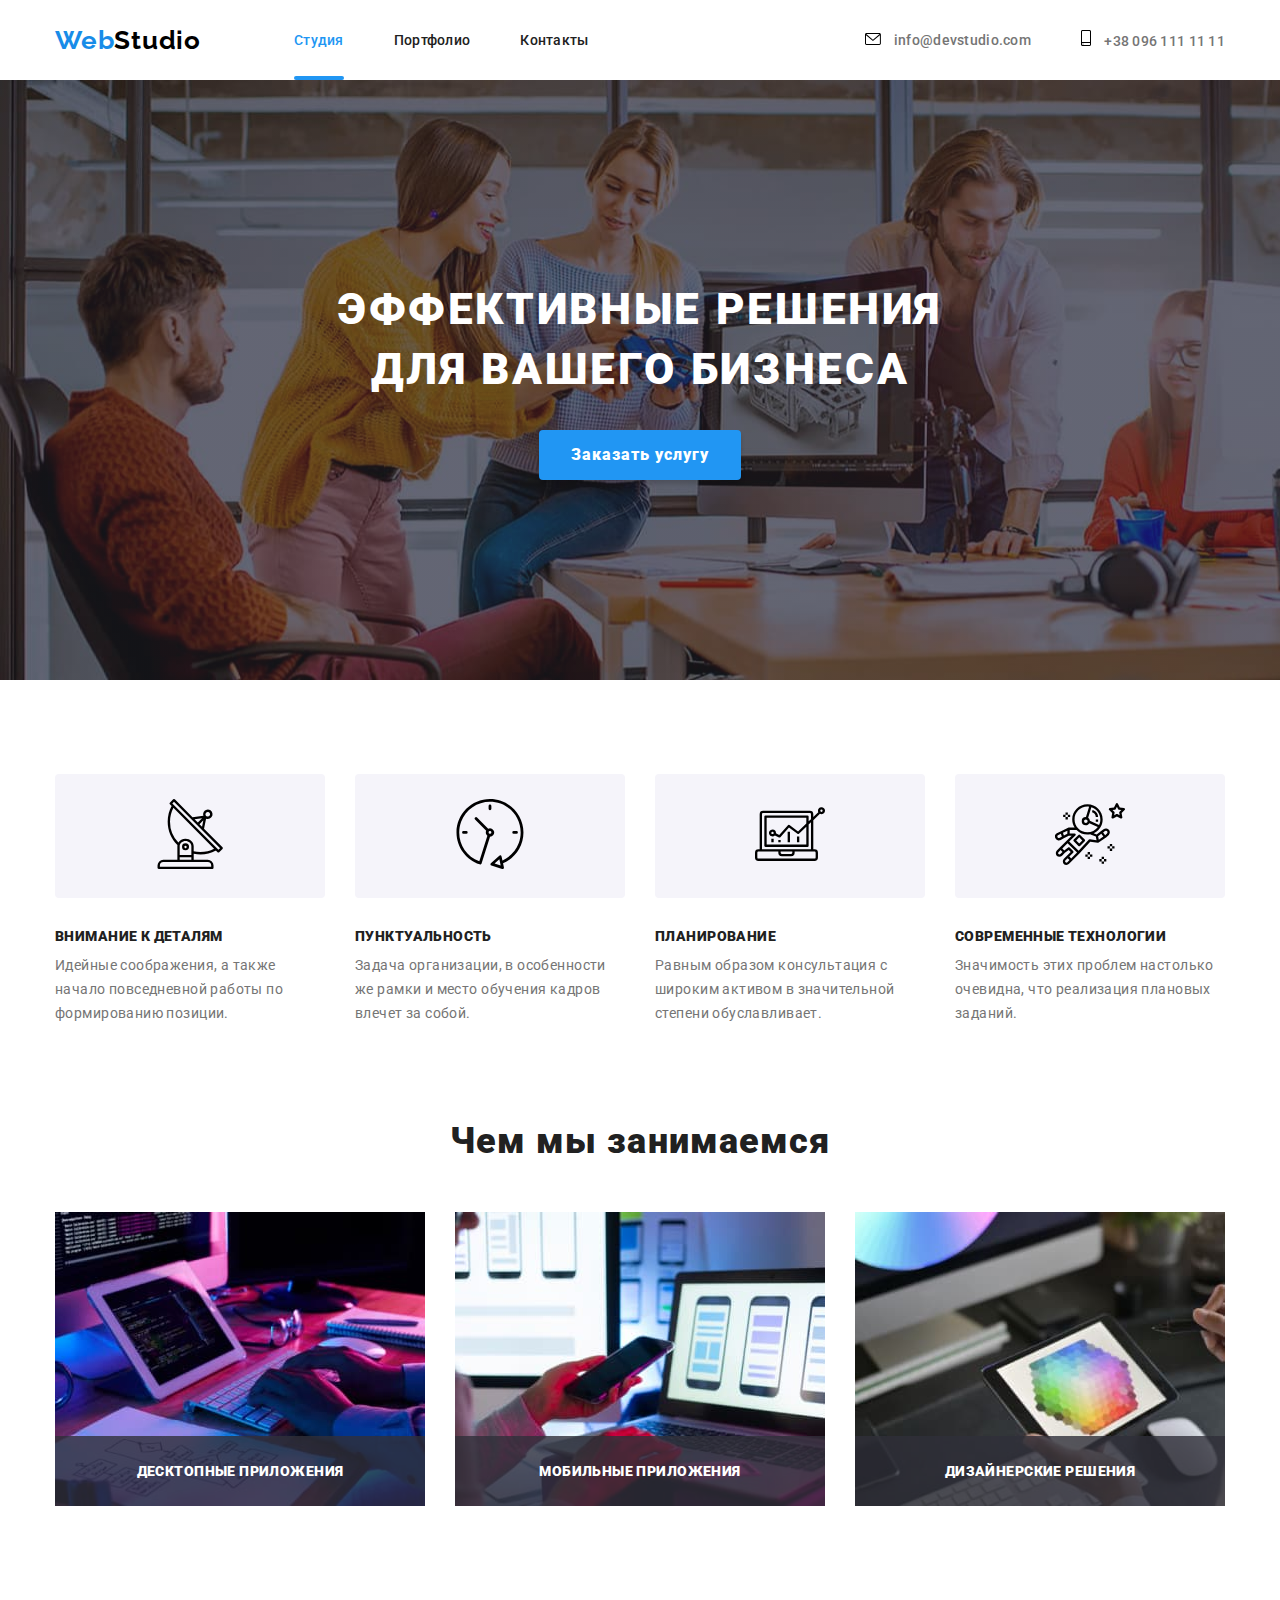
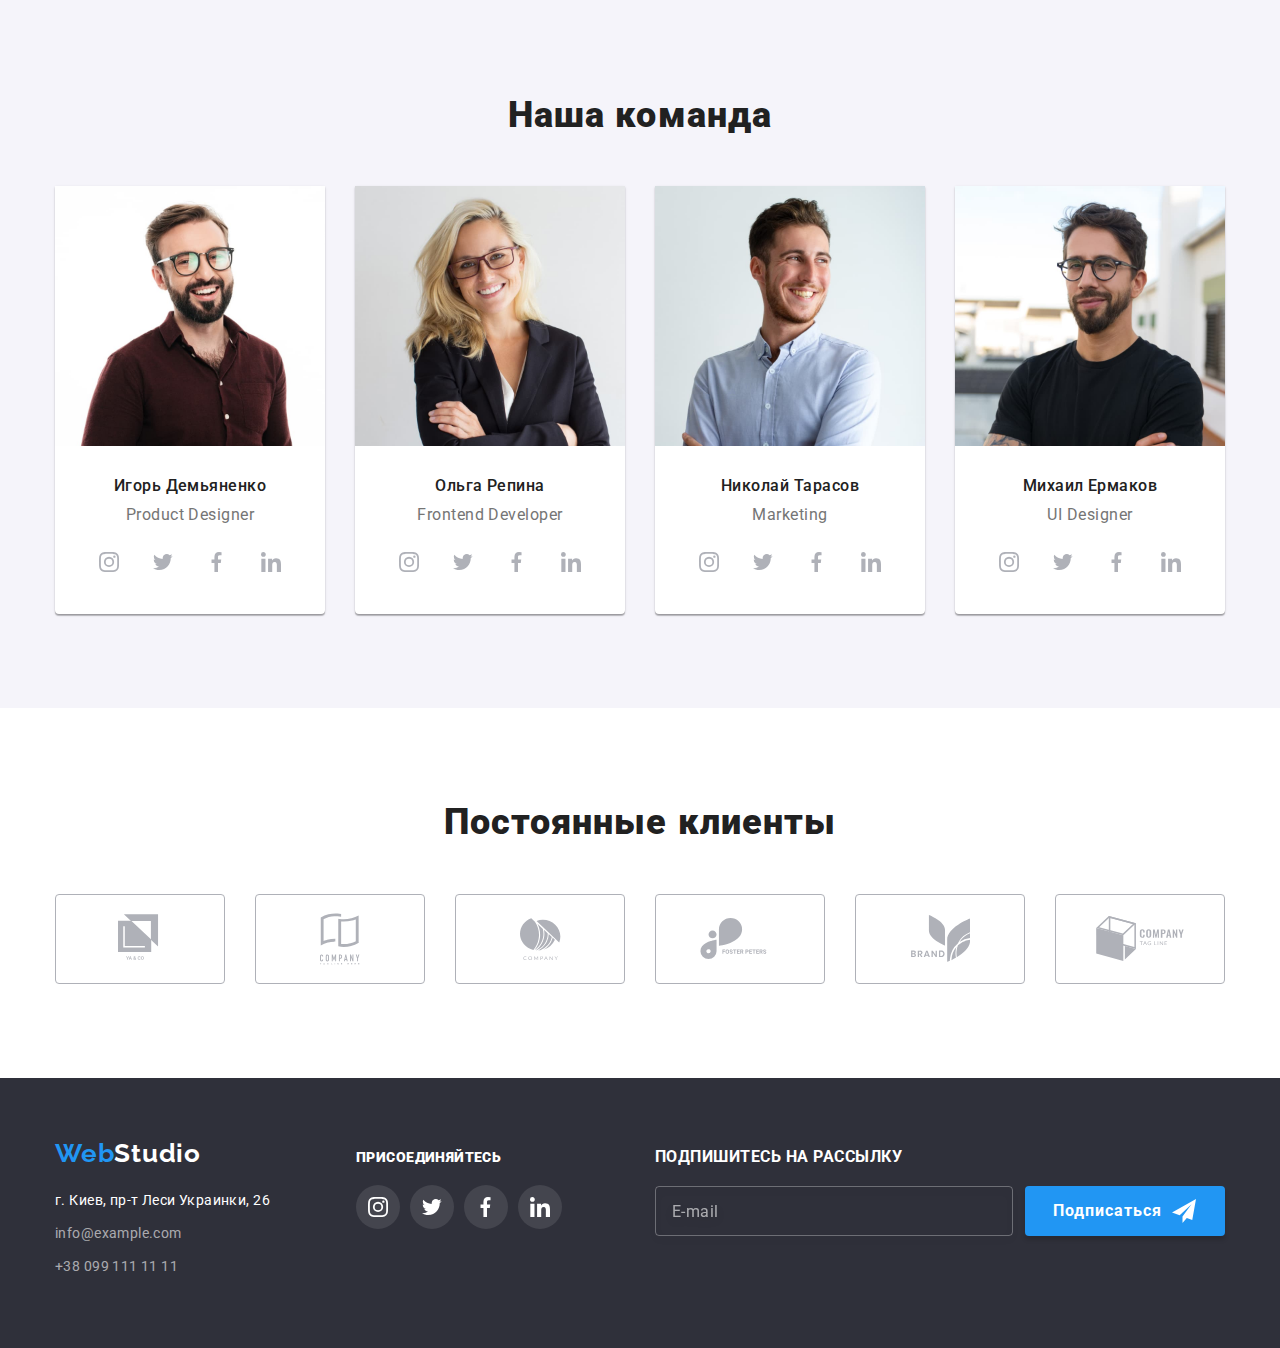
<file: index.html>
<!DOCTYPE html>
<html lang="ru">
  <head>
    <meta charset="UTF-8" />
    <meta name="viewport" content="width=device-width, initial-scale=1.0" />
    <title>СТУДИЯ</title>
    <link rel="preconnect" href="https://fonts.gstatic.com" />
    <link
      href="https://fonts.googleapis.com/css2?family=Raleway:wght@700&family=Roboto:wght@400;500;700;900&display=swap"
      rel="stylesheet"
    />
    <link
      rel="stylesheet"
      href="https://cdnjs.cloudflare.com/ajax/libs/modern-normalize/1.0.0/modern-normalize.min.css"
    />
    <link rel="stylesheet" href="./css/main.min.css" />
  </head>
  <body>
    <header class="page-header">
      <div class="container">
        <nav class="site-nav">
          <a class="nav-logo link" href="index.html">
            Web<span class="nav-logo-style">Studio</span></a
          >
          <ul class="nav-list">
            <li class="nav-list-item">
              <a
                class="nav-links current studio-underline link"
                href="./index.html"
                >Студия</a
              >
            </li>
            <li class="nav-list-item">
              <a class="nav-links link" href="./portfolio.html"> Портфолио </a>
            </li>
            <li class="nav-list-item">
              <a class="nav-links link" href="#"> Контакты</a>
            </li>
          </ul>
        </nav>
        <ul class="contacts-nav">
          <li class="contacts-nav-item">
            <a class="contacts-nav-info link" href="mailto:info@devstudio.com">
              <svg class="contacts-nav-icon-mail">
                <use href="./icons/sprite-svg.svg#icon-mail"></use>
              </svg>
              info@devstudio.com</a
            >
          </li>
          <li class="contacts-nav-item">
            <a class="contacts-nav-info link" href="tel:+380961111111">
              <svg class="contacts-nav-icon-tel">
                <use href="./icons/sprite-svg.svg#icon-smartphone"></use>
              </svg>
              +38 096 111 11 11</a
            >
          </li>
        </ul>
      </div>
    </header>
    <main>
      <section class="hero">
        <h1 class="hero-title">Эффективные решения для вашего бизнеса</h1>
        <button type="button" class="hero-button" data-modal-open>
          Заказать услугу
        </button>
      </section>

      <section class="main-part">
        <div class="container">
          <ul class="opportunities-icon-list">
            <li class="list-item-icon">
              <svg class="opportunities-icon">
                <use href="./icons/sprite-svg.svg#icon-group"></use>
              </svg>
            </li>
            <li class="list-item-icon">
              <svg class="opportunities-icon">
                <use href="./icons/sprite-svg.svg#icon-clock"></use>
              </svg>
            </li>
            <li class="list-item-icon">
              <svg class="opportunities-icon">
                <use href="./icons/sprite-svg.svg#icon-diagram"></use>
              </svg>
            </li>
            <li class="list-item-icon">
              <svg class="opportunities-icon">
                <use href="./icons/sprite-svg.svg#icon-astronaut"></use>
              </svg>
            </li>
          </ul>
        </div>
        <div class="container">
          <ul class="opportunities-list">
            <li class="opportunities-list-item">
              <h3 class="opportunities-title">Внимание к деталям</h3>
              <p class="opportunities-description">
                Идейные соображения, а также начало повседневной работы по
                формированию позиции.
              </p>
            </li>
            <li class="opportunities-list-item">
              <h3 class="opportunities-title">Пунктуальность</h3>
              <p class="opportunities-description">
                Задача организации, в особенности же рамки и место обучения
                кадров влечет за собой.
              </p>
            </li>
            <li class="opportunities-list-item">
              <h3 class="opportunities-title">Планирование</h3>
              <p class="opportunities-description">
                Равным образом консультация с широким активом в значительной
                степени обуславливает.
              </p>
            </li>
            <li class="opportunities-list-item">
              <h3 class="opportunities-title">Современные технологии</h3>
              <p class="opportunities-description">
                Значимость этих проблем настолько очевидна, что реализация
                плановых заданий.
              </p>
            </li>
          </ul>
        </div>
      </section>
      <section class="doings">
        <h3 class="section-title">Чем мы занимаемся</h3>
        <div class="container">
          <ul class="doings-list">
            <li class="doings-images">
              <div class="img-wrapper">
                <img
                  src="./doings/img-1.jpg"
                  width="370"
                  height="294"
                  alt="работа за компьютером"
                />
                <p class="img-subtitles">Десктопные приложения</p>
              </div>
            </li>
            <li class="doings-images">
              <div class="img-wrapper">
                <img
                  src="./doings/img-2.jpg"
                  width="370"
                  height="294"
                  alt="выбор дизайна разного вида"
                />
                <p class="img-subtitles">Мобильные приложения</p>
              </div>
            </li>
            <li class="doings-images">
              <div class="img-wrapper">
                <img
                  src="./doings/img-3.jpg"
                  width="370"
                  height="294"
                  alt="диаграма цветов на планшете"
                />
                <p class="img-subtitles">Дизайнерские решения</p>
              </div>
            </li>
          </ul>
        </div>
      </section>
      <section class="team">
        <h3 class="team-title">Наша команда</h3>
        <div class="container">
          <ul class="team-list">
            <li class="team-list-item">
              <img
                src="./team/img-1.jpg"
                width="270"
                height="260"
                alt="Игорь Демьяненко"
              />
              <div class="team-members">
                <h4 class="members-name">Игорь Демьяненко</h4>
                <p class="members-position">Product Designer</p>
                <ul class="social-list">
                  <li class="social-list-item">
                    <a href="" class="social-list-link link">
                      <svg class="social-link-icon">
                        <use href="./icons/sprite-svg.svg#icon-instagram"></use>
                      </svg>
                    </a>
                  </li>
                  <li class="social-list-item">
                    <a href="" class="social-list-link link">
                      <svg class="social-link-icon">
                        <use href="./icons/sprite-svg.svg#icon-twitter"></use>
                      </svg>
                    </a>
                  </li>
                  <li class="social-list-item">
                    <a href="" class="social-list-link link">
                      <svg class="social-link-icon">
                        <use href="./icons/sprite-svg.svg#icon-facebook"></use>
                      </svg>
                    </a>
                  </li>
                  <li class="social-list-item">
                    <a href="" class="social-list-link link">
                      <svg class="social-link-icon">
                        <use href="./icons/sprite-svg.svg#icon-linkedin"></use>
                      </svg>
                    </a>
                  </li>
                </ul>
              </div>
            </li>

            <li class="team-list-item">
              <img
                src="./team/img-2.jpg"
                width="270"
                height="260"
                alt="Ольга Репина"
              />
              <div class="team-members">
                <h4 class="members-name">Ольга Репина</h4>
                <p class="members-position">Frontend Developer</p>
                <ul class="social-list">
                  <li class="social-list-item">
                    <a href="" class="social-list-link link">
                      <svg class="social-link-icon">
                        <use href="./icons/sprite-svg.svg#icon-instagram"></use>
                      </svg>
                    </a>
                  </li>
                  <li class="social-list-item">
                    <a href="" class="social-list-link link">
                      <svg class="social-link-icon">
                        <use href="./icons/sprite-svg.svg#icon-twitter"></use>
                      </svg>
                    </a>
                  </li>
                  <li class="social-list-item">
                    <a href="" class="social-list-link link">
                      <svg class="social-link-icon">
                        <use href="./icons/sprite-svg.svg#icon-facebook"></use>
                      </svg>
                    </a>
                  </li>
                  <li class="social-list-item">
                    <a href="" class="social-list-link link">
                      <svg class="social-link-icon">
                        <use href="./icons/sprite-svg.svg#icon-linkedin"></use>
                      </svg>
                    </a>
                  </li>
                </ul>
              </div>
            </li>
            <li class="team-list-item">
              <img
                src="./team/img-3.jpg"
                width="270"
                height="260"
                alt="Николай Тарасов"
              />
              <div class="team-members">
                <h4 class="members-name">Николай Тарасов</h4>
                <p class="members-position">Marketing</p>
                <ul class="social-list">
                  <li class="social-list-item">
                    <a href="" class="social-list-link link">
                      <svg class="social-link-icon">
                        <use href="./icons/sprite-svg.svg#icon-instagram"></use>
                      </svg>
                    </a>
                  </li>
                  <li class="social-list-item">
                    <a href="" class="social-list-link link">
                      <svg class="social-link-icon">
                        <use href="./icons/sprite-svg.svg#icon-twitter"></use>
                      </svg>
                    </a>
                  </li>
                  <li class="social-list-item">
                    <a href="" class="social-list-link link">
                      <svg class="social-link-icon">
                        <use href="./icons/sprite-svg.svg#icon-facebook"></use>
                      </svg>
                    </a>
                  </li>
                  <li class="social-list-item">
                    <a href="" class="social-list-link link">
                      <svg class="social-link-icon">
                        <use href="./icons/sprite-svg.svg#icon-linkedin"></use>
                      </svg>
                    </a>
                  </li>
                </ul>
              </div>
            </li>
            <li class="team-list-item">
              <img
                src="./team/img-4.jpg"
                width="270"
                height="260"
                alt="Михаил Ермаков"
              />
              <div class="team-members">
                <h4 class="members-name">Михаил Ермаков</h4>
                <p class="members-position">UI Designer</p>
                <ul class="social-list">
                  <li class="social-list-item">
                    <a href="" class="social-list-link link">
                      <svg class="social-link-icon">
                        <use href="./icons/sprite-svg.svg#icon-instagram"></use>
                      </svg>
                    </a>
                  </li>
                  <li class="social-list-item">
                    <a href="" class="social-list-link link">
                      <svg class="social-link-icon">
                        <use href="./icons/sprite-svg.svg#icon-twitter"></use>
                      </svg>
                    </a>
                  </li>
                  <li class="social-list-item">
                    <a href="" class="social-list-link link">
                      <svg class="social-link-icon">
                        <use href="./icons/sprite-svg.svg#icon-facebook"></use>
                      </svg>
                    </a>
                  </li>
                  <li class="social-list-item">
                    <a href="" class="social-list-link link">
                      <svg class="social-link-icon">
                        <use href="./icons/sprite-svg.svg#icon-linkedin"></use>
                      </svg>
                    </a>
                  </li>
                </ul>
              </div>
            </li>
          </ul>
        </div>
      </section>

      <section class="regular-clients">
        <div class="container">
          <h3 class="customers-title">Постоянные клиенты</h3>
          <ul class="customers-list">
            <li class="customers-item">
              <a href="" class="customers-link link">
                <svg class="customers-icon" width="44.27px" height="49.23px">
                  <use href="./icons/sprite-svg.svg#icon-logo-1"></use>
                </svg>
              </a>
            </li>
            <li class="customers-item">
              <a href="" class="customers-link link">
                <svg class="customers-icon" width="40px" height="52px">
                  <use href="./icons/sprite-svg.svg#icon-logo-2"></use>
                </svg>
              </a>
            </li>
            <li class="customers-item">
              <a href="" class="customers-link link">
                <svg class="customers-icon" width="41px" height="42.6px">
                  <use href="./icons/sprite-svg.svg#icon-logo-3"></use>
                </svg>
              </a>
            </li>
            <li class="customers-item">
              <a href="" class="customers-link link">
                <svg class="customers-icon" width="79.66px" height="42.02px">
                  <use href="./icons/sprite-svg.svg#icon-logo-4"></use>
                </svg>
              </a>
            </li>
            <li class="customers-item">
              <a href="" class="customers-link link">
                <svg class="customers-icon" width="59px" height="47px">
                  <use href="./icons/sprite-svg.svg#icon-logo-5"></use>
                </svg>
              </a>
            </li>
            <li class="customers-item">
              <a href="" class="customers-link link">
                <svg class="customers-icon" width="88.48px" height="45.44px">
                  <use href="./icons/sprite-svg.svg#icon-logo-6"></use>
                </svg>
              </a>
            </li>
          </ul>
        </div>
      </section>
    </main>
    <footer class="footer">
      <div class="container footer-social-container">
        <address class="main-contacts">
          <a href="index.html" class="footer-logo link">
            Web<span class="footer-logo-style">Studio</span></a
          >
          <ul>
            <li class="footer-list-item">
              <a
                class="address-on-map link"
                href="https://goo.gl/maps/1etui27LHii61bxHA"
                target="_blank"
                >г. Киев, пр-т Леси Украинки, 26</a
              >
            </li>
            <li class="footer-list-item">
              <a class="footer-contact-info link" href="mailto:info@example.com"
                >info@example.com</a
              >
            </li>
            <li class="footer-list-item">
              <a class="footer-contact-info link" href="tel:+380991111111">
                +38 099 111 11 11</a
              >
            </li>
          </ul>
        </address>

        <div class="footer-links-list">
          <p class="join-us">присоединяйтесь</p>
          <ul class="footer-social-list">
            <li class="footer-social-item">
              <a href="" class="footer-social-link link">
                <svg class="footer-social-icon">
                  <use href="./icons/sprite-svg.svg#icon-instagram"></use>
                </svg>
              </a>
            </li>
            <li class="footer-social-item">
              <a href="" class="footer-social-link link">
                <svg class="footer-social-icon">
                  <use href="./icons/sprite-svg.svg#icon-twitter"></use>
                </svg>
              </a>
            </li>
            <li class="footer-social-item">
              <a href="" class="footer-social-link link">
                <svg class="footer-social-icon">
                  <use href="./icons/sprite-svg.svg#icon-facebook"></use>
                </svg>
              </a>
            </li>
            <li class="footer-social-item">
              <a href="" class="footer-social-link link">
                <svg class="footer-social-icon">
                  <use href="./icons/sprite-svg.svg#icon-linkedin"></use>
                </svg>
              </a>
            </li>
          </ul>
        </div>
        <div class="footer-submit-wrapper">
          <p class="footer-action-call">Подпишитесь на рассылку</p>
          <form action="#" class="footer-submit-form">
            <input
              type="email"
              placeholder="E-mail"
              class="footer-submit-input"
              name="user-email"
              required=""
            /><button class="footer-submit-button" type="submit">
              Подписаться
              <svg width="24" height="24" class="submit-icon">
                <use href="./icons/sprite-svg.svg#icon-send"></use>
              </svg>
            </button>
          </form>
        </div>
      </div>
    </footer>

    <div class="backdrop is-hidden" data-modal>
      <div class="modal">
        <button type="button" class="modal-close-button" data-modal-close>
          <svg class="close-button-svg">
            <use href="./icons/sprite-svg.svg#icon-close-btn"></use>
          </svg>
        </button>
        <form action="#" class="main-form">
          <b class="modal-form-action-call"
            >Оставьте свои данные, мы вам перезвоним</b
          >
          <label class="modal-form-input-label">
            <span class="modal-input-hint">Имя</span>

            <span class="modal-form-input-wrapper">
              <input
                type="text"
                required
                name="user-name"
                class="modal-form-input"
              />

              <svg width="12" height="12" class="modal-form-icon">
                <use href="./icons/sprite-svg.svg#icon-identity"></use>
              </svg>
            </span>
          </label>

          <label class="modal-form-input-label"
            ><span class="modal-input-hint">Телефон</span>
            <span class="modal-form-input-wrapper">
              <input
                type="tel"
                required
                name="phoner-number"
                class="modal-form-input"
              />
              <svg width="13" height="13" class="modal-form-icon">
                <use href="./icons/sprite-svg.svg#icon-phone"></use>
              </svg>
            </span>
          </label>

          <label class="modal-form-input-label"
            ><span class="modal-input-hint">Почта</span>
            <span class="modal-form-input-wrapper">
              <input
                type="email"
                required
                name="user-email"
                class="modal-form-input" />
              <svg width="15" height="12" class="modal-form-icon">
                <use href="./icons/sprite-svg.svg#icon-envelope"></use></svg
            ></span>
          </label>

          <label class="modal-form-modal-label">
            <span class="modal-input-hint">Комментарий</span>
            <textarea
              name="user-message"
              class="comment-field"
              placeholder="Введите текст"
            ></textarea>
          </label>
          <input
            type="checkbox"
            name="agreement-terms"
            id="agreement-terms"
            class="agreement-terms-checkbox visually-hidden"
          />
          <label for="agreement-terms" class="modal-form-agreements"
            >Соглашаюсь с рассылкой и принимаю&nbsp;<a
              href="#"
              class="agreement-terms-link"
              >Условия договора</a
            >
          </label>
          <button type="submit" class="modal-form-submit-btn">Отправить</button>
        </form>
      </div>
    </div>

    <script src="./js/modal.js"></script>
  </body>
</html>
</file>
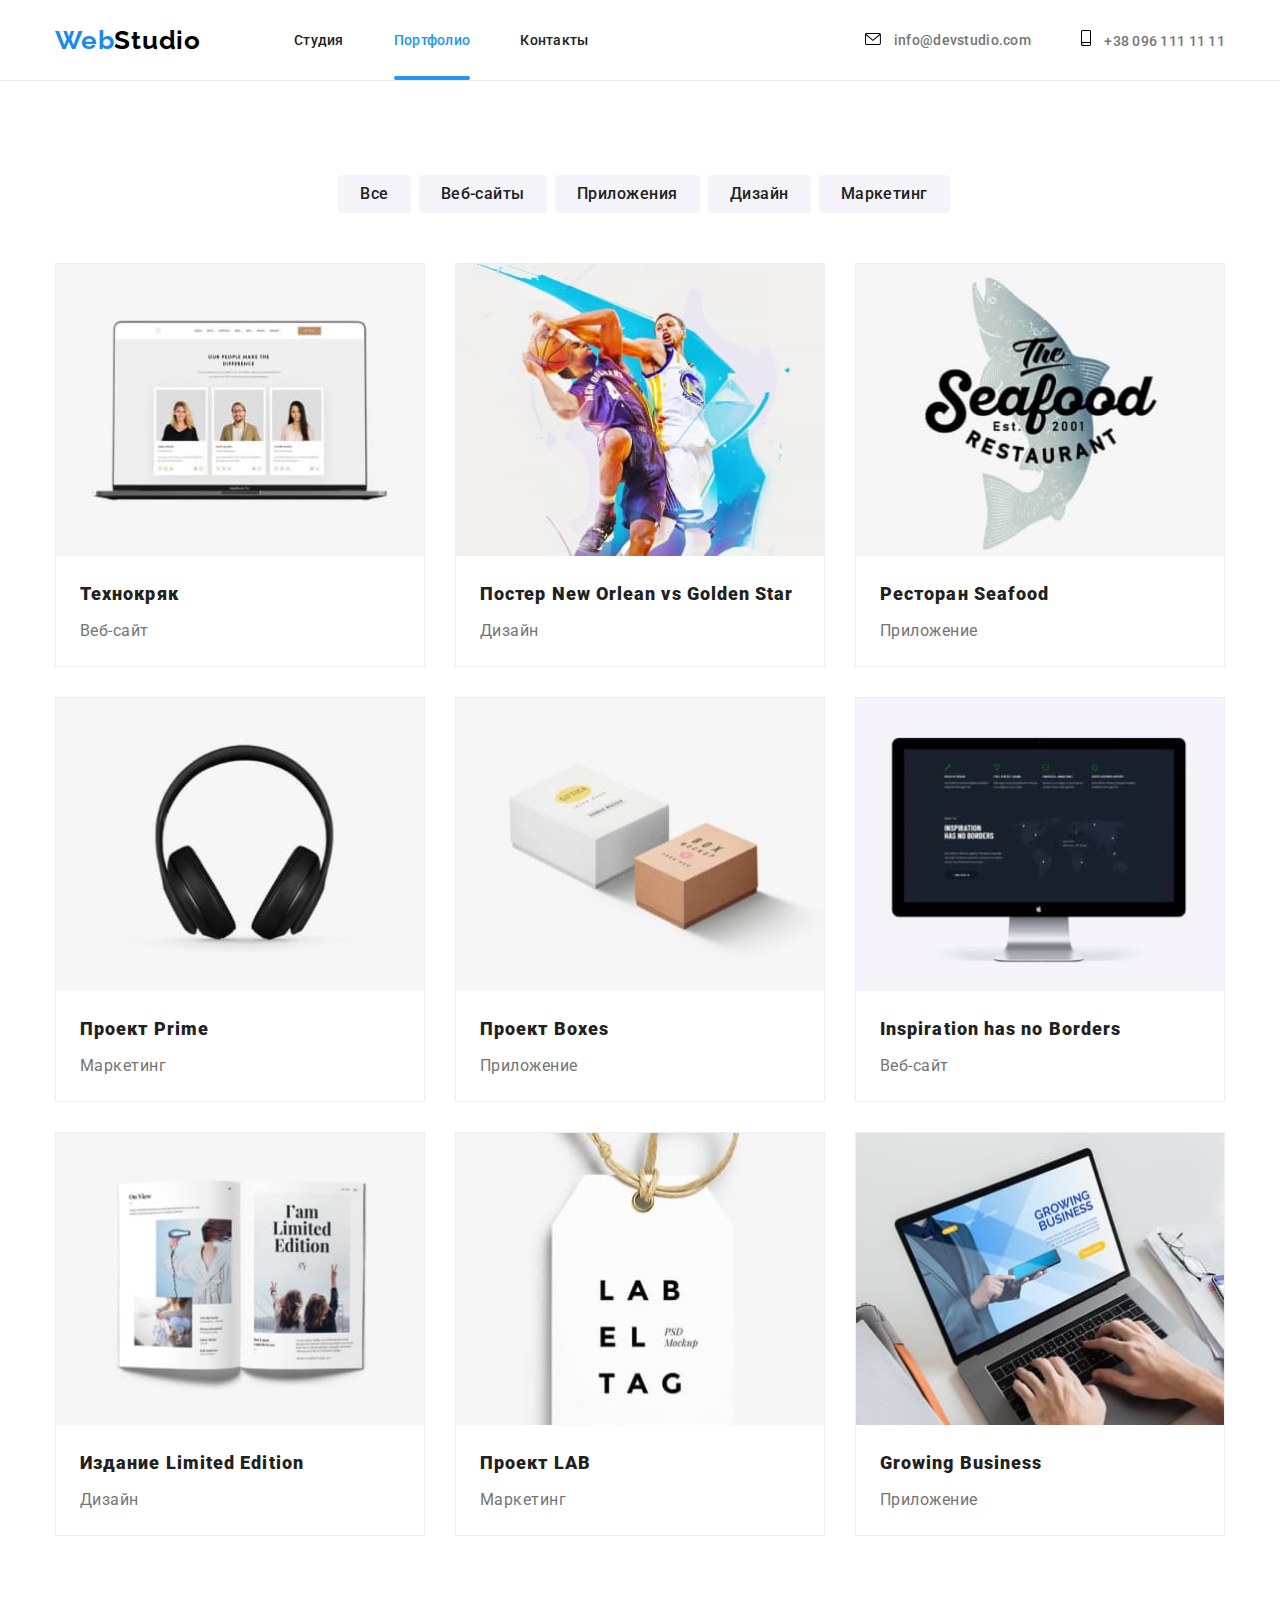
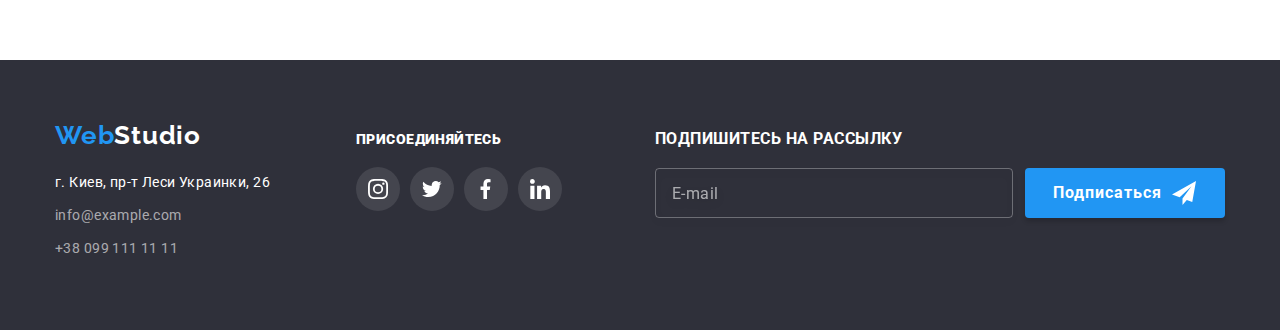
<file: portfolio.html>
<!DOCTYPE html>
<html lang="en">
  <head>
    <meta charset="UTF-8" />
    <meta name="viewport" content="width=device-width, initial-scale=1.0" />
    <title>Портфолио</title>
    <link rel="preconnect" href="https://fonts.gstatic.com" />
    <link
      href="https://fonts.googleapis.com/css2?family=Raleway:wght@700&family=Roboto:wght@400;500;700;900&display=swap"
      rel="stylesheet"
    />
    <link
      rel="stylesheet"
      href="https://cdnjs.cloudflare.com/ajax/libs/modern-normalize/1.0.0/modern-normalize.min.css"
    />
    <link rel="stylesheet" href="./css/portfolio.min.css" />
  </head>
  <body>
    <header class="page-header dividing-line">
      <div class="container">
        <nav class="site-nav">
          <a class="nav-logo link" href="index.html">
            Web<span class="nav-logo-style">Studio</span></a
          >
          <ul class="nav-list">
            <li class="nav-list-item">
              <a class="nav-links link" href="./index.html">Студия</a>
            </li>
            <li class="nav-list-item">
              <a
                class="nav-links current portfolio-underline link"
                href="./portfolio.html"
              >
                Портфолио
              </a>
            </li>
            <li class="nav-list-item">
              <a class="nav-links link" href="#"> Контакты</a>
            </li>
          </ul>
        </nav>
        <ul class="contacts-nav">
          <li class="contacts-nav-item">
            <a class="contacts-nav-info link" href="mailto:info@devstudio.com">
              <svg class="contacts-nav-icon-mail">
                <use href="./icons/sprite-svg.svg#icon-mail"></use>
              </svg>
              info@devstudio.com</a
            >
          </li>
          <li class="contacts-nav-item">
            <a class="contacts-nav-info link" href="tel:+380961111111">
              <svg class="contacts-nav-icon-tel">
                <use href="./icons/sprite-svg.svg#icon-smartphone"></use>
              </svg>
              +38 096 111 11 11</a
            >
          </li>
        </ul>
      </div>
    </header>
    <main>
      <h1 class="visually-hidden">filters</h1>
      <section class="filter-menu">
        <ul class="filter-button-list">
          <li><button type="button" class="filter-button">Все</button></li>
          <li>
            <button type="button" class="filter-button">Веб-сайты</button>
          </li>
          <li>
            <button type="button" class="filter-button">Приложения</button>
          </li>
          <li><button type="button" class="filter-button">Дизайн</button></li>
          <li>
            <button type="button" class="filter-button">Маркетинг</button>
          </li>
        </ul>
        <h2 class="visually-hidden">projects</h2>

        <div class="container">
          <ul class="projects-list">
            <li class="projects-list-item">
              <a class="projects-list-link link" href="#">
                <div class="img-container">
                  <img
                    src="./portfolio.html.img/techno-crack.jpg"
                    width="368"
                    alt="list of three persons on the laptop"
                  />
                  <p class="overlay">
                    Технокряк это современная площадка распространения
                    коронавируса. Компании используют эту платформу для
                    цифрового шпионажа и атак на защищённые сервера конкурентов.
                  </p>
                </div>
                <div class="img-description">
                  <h3 class="description-title">Технокряк</h3>
                  <p class="description-paragraph">Веб-сайт</p>
                </div>
              </a>
            </li>
            <li class="projects-list-item">
              <a class="projects-list-link link" href="#">
                <img
                  src="./portfolio.html.img/poster.jpg"
                  width="368"
                  alt="New Orlean vs Golden Star Poster"
                />
                <div class="img-description">
                  <h3 class="description-title">
                    Постер New Orlean vs Golden Star
                  </h3>
                  <p class="description-paragraph">Дизайн</p>
                </div>
              </a>
            </li>
            <li class="projects-list-item">
              <a class="projects-list-link link" href="#">
                <img
                  src="./portfolio.html.img/seafood.jpg"
                  width="368"
                  alt="the seafood restaurant logo"
                />
                <div class="img-description">
                  <h3 class="description-title">Ресторан Seafood</h3>
                  <p class="description-paragraph">Приложение</p>
                </div>
              </a>
            </li>
            <li class="projects-list-item">
              <a class="projects-list-link link" href="#">
                <img
                  src="./portfolio.html.img/headphones.jpg"
                  width="368"
                  alt="headphones "
                />
                <div class="img-description">
                  <h3 class="description-title">Проект Prime</h3>
                  <p class="description-paragraph">Маркетинг</p>
                </div>
              </a>
            </li>
            <li class="projects-list-item">
              <a class="projects-list-link link" href="#">
                <img
                  src="./portfolio.html.img/boxes.jpg"
                  width="368"
                  alt="brown and white boxes"
                />
                <div class="img-description">
                  <h3 class="description-title">Проект Boxes</h3>
                  <p class="description-paragraph">Приложение</p>
                </div>
              </a>
            </li>
            <li class="projects-list-item">
              <a class="projects-list-link link" href="#">
                <img
                  src="./portfolio.html.img/monitor.jpg"
                  width="368"
                  alt="monitor with information on it "
                />
                <div class="img-description">
                  <h3 class="description-title">Inspiration has no Borders</h3>
                  <p class="description-paragraph">Веб-сайт</p>
                </div>
              </a>
            </li>
            <li class="projects-list-item">
              <a class="projects-list-link link" href="#">
                <img
                  src="./portfolio.html.img/limited-edition.jpg"
                  width="368"
                  alt="a book "
                />
                <div class="img-description">
                  <h3 class="description-title">Издание Limited Edition</h3>
                  <p class="description-paragraph">Дизайн</p>
                </div>
              </a>
            </li>
            <li class="projects-list-item">
              <a class="projects-list-link link" href="#">
                <img
                  src="./portfolio.html.img/lab.jpg"
                  width="368"
                  alt="labeltag"
                />
                <div class="img-description">
                  <h3 class="description-title">Проект LAB</h3>
                  <p class="description-paragraph">Маркетинг</p>
                </div>
              </a>
            </li>
            <li class="projects-list-item">
              <a class="projects-list-link link" href="#">
                <img
                  src="./portfolio.html.img/growing-buisiness.jpg"
                  width="368"
                  alt="a person works on laptop "
                />
                <div class="img-description">
                  <h3 class="description-title">Growing Business</h3>
                  <p class="description-paragraph">Приложение</p>
                </div>
              </a>
            </li>
          </ul>
        </div>
      </section>
    </main>
    <footer class="footer">
      <div class="container footer-social-container">
        <address class="main-contacts">
          <a href="index.html" class="footer-logo link">
            Web<span class="footer-logo-style">Studio</span></a
          >
          <ul>
            <li class="footer-list-item">
              <a
                class="address-on-map link"
                href="https://goo.gl/maps/1etui27LHii61bxHA"
                target="_blank"
                >г. Киев, пр-т Леси Украинки, 26</a
              >
            </li>
            <li class="footer-list-item">
              <a class="footer-contact-info link" href="mailto:info@example.com"
                >info@example.com</a
              >
            </li>
            <li class="footer-list-item">
              <a class="footer-contact-info link" href="tel:+380991111111">
                +38 099 111 11 11</a
              >
            </li>
          </ul>
        </address>

        <div class="footer-links-list">
          <p class="join-us">присоединяйтесь</p>
          <ul class="footer-social-list">
            <li class="footer-social-item">
              <a href="" class="footer-social-link link">
                <svg class="footer-social-icon">
                  <use href="./icons/sprite-svg.svg#icon-instagram"></use>
                </svg>
              </a>
            </li>
            <li class="footer-social-item">
              <a href="" class="footer-social-link link">
                <svg class="footer-social-icon">
                  <use href="./icons/sprite-svg.svg#icon-twitter"></use>
                </svg>
              </a>
            </li>
            <li class="footer-social-item">
              <a href="" class="footer-social-link link">
                <svg class="footer-social-icon">
                  <use href="./icons/sprite-svg.svg#icon-facebook"></use>
                </svg>
              </a>
            </li>
            <li class="footer-social-item">
              <a href="" class="footer-social-link link">
                <svg class="footer-social-icon">
                  <use href="./icons/sprite-svg.svg#icon-linkedin"></use>
                </svg>
              </a>
            </li>
          </ul>
        </div>
        <div class="footer-submit-wrapper">
          <p class="footer-action-call">Подпишитесь на рассылку</p>
          <form action="#" class="footer-submit-form">
            <input
              type="email"
              placeholder="E-mail"
              class="footer-submit-input"
              name="user-email"
              required=""
            /><button class="footer-submit-button" type="submit">
              Подписаться
              <svg width="24" height="24" class="submit-icon">
                <use href="./icons/sprite-svg.svg#icon-send"></use>
              </svg>
            </button>
          </form>
        </div>
      </div>
    </footer>
  </body>
</html>
</file>
<file: css/main.min.css>
:root{--mostly-used-color: #212121;--second-level-color: #757575;--accent-color: #2196f3}body{color:var(--mostly-used-color);font-family:Roboto, sans-serif}ul,ol{padding:0;margin:0}.visually-hidden{position:absolute !important;clip:rect(1px 1px 1px 1px);clip:rect(1px, 1px, 1px, 1px);padding:0 !important;border:0 !important;height:1px !important;width:1px !important;overflow:hidden}h1,h2,h3,h4,h5,h6,p{margin:0;padding:0}li{list-style:none}.link{text-decoration:none;color:inherit}.anchor{display:inline-block}img{display:block}.container{display:flex;width:1200px;padding-right:15px;padding-left:15px;margin:0 auto}.page-header .container,.main-part .container{display:flex;width:1200px;padding-right:15px;padding-left:15px;margin:0 auto;align-items:center}.team .container{display:flex;width:1200px;margin-left:auto;margin-right:auto;padding-left:15px;padding-right:15px;text-align:center}.regular-clients .container{display:flex;flex-direction:column}.filter-menu .container{width:1200px;padding-left:15px;padding-right:15px;margin-left:auto;margin-right:auto;margin-top:50px}.footer .container{width:1200px;padding-right:15px;padding-left:15px;margin-left:auto;margin-right:auto}.regular-clients .container{width:1200px;padding-right:15px;padding-left:15px;margin-left:auto;margin-right:auto}.site-nav{display:flex;align-items:center}.nav-list{display:flex}.nav-list .nav-list-item:not(:last-child){margin-right:50px}.contacts-nav{display:flex;margin-left:auto;align-items:center;justify-content:center}.contacts-nav .contacts-nav-item:not(:last-child){margin-right:50px}.contacts-nav-icon-mail{width:16px;height:12px;margin-right:10px}.contacts-nav-icon-tel{width:10px;height:16px;margin-right:10px}.nav-logo,.footer-logo{font-family:Raleway;margin-right:93px;font-weight:700;font-size:26px;line-height:1.192;letter-spacing:0.03em;color:#2196f3;transition:color 250ms cubic-bezier(0.4, 0, 0.2, 1)}.nav-logo-style{color:#000000}.nav-links{font-weight:500;position:relative;display:block;font-size:14px;padding-bottom:32px;padding-top:32px;line-height:1.142;letter-spacing:0.02em;transition:color 250ms cubic-bezier(0.4, 0, 0.2, 1)}.current{color:var(--accent-color)}.nav-logo,.footer-logo:focus,.nav-logo,.footer-logo:hover{color:#188ce8}.nav-links:hover,.nav-links:focus{color:var(--accent-color)}.page-header .contacts-nav-info{padding-top:32px;padding-bottom:32px}.contacts-nav-info{font-weight:500;font-size:14px;line-height:1.142;letter-spacing:0.02em;color:var(--second-level-color);transition:color 250ms cubic-bezier(0.4, 0, 0.2, 1)}.contacts-nav-info:hover,.contacts-nav-info:focus{color:var(--accent-color)}.contacts-nav-icon-mail,.contacts-nav-icon-tel{transition:fill 250ms cubic-bezier(0.4, 0, 0.2, 1)}.contacts-nav-info:hover .contacts-nav-icon-mail,.contacts-nav-info:focus .contacts-nav-icon-mail{fill:var(--accent-color)}.contacts-nav-info:hover .contacts-nav-icon-tel,.contact-nav-info:focus .contacts-nav-icon-tel{fill:var(--accent-color)}.studio-underline::after{position:absolute;bottom:0;content:'';display:block;width:100%;height:4px;background:#2196f3;border-radius:2px}.portfolio-underline::before{position:absolute;bottom:0;content:'';display:block;width:100%;height:4px;background:#2196f3;border-radius:2px}.hero-title{margin:0 auto;max-width:696px;font-weight:900;font-size:44px;line-height:1.36;text-align:center;letter-spacing:0.06em;text-transform:uppercase;color:#ffffff}.hero{padding-bottom:200px;margin:0 auto;padding-top:200px;max-width:1600px;text-align:center;background-image:linear-gradient(rgba(47,48,58,0.4), rgba(47,48,58,0.4)),url(../bg-pic/bg-picture.jpg);background-color:#2f303a;background-repeat:no-repeat}.hero-button{font-weight:900;padding:10px 32px;margin-top:30px;font-size:16px;line-height:1.875;text-align:center;letter-spacing:0.06em;color:#ffffff;border:none;background-color:var(--accent-color);box-shadow:0px 4px 4px rgba(0,0,0,0.15);border-radius:4px;cursor:pointer;transition:color 250ms cubic-bezier(0.4, 0, 0.2, 1)}.hero-button:hover,.hero-button:focus{color:black}.backdrop{position:fixed;top:0;left:0;width:100%;height:100%;background-color:rgba(0,0,0,0.2);transition:all 250ms cubic-bezier(0.4, 0, 0.2, 1)}.modal{padding:40px;position:absolute;left:50%;top:50%;transform:translate(-50%, -50%);width:528px;height:581px;background:#ffffff;box-shadow:0px 1px 3px rgba(0,0,0,0.12),0px 1px 1px rgba(0,0,0,0.14),0px 2px 1px rgba(0,0,0,0.2);border-radius:4px}.close-button-svg{width:11px;height:11px}.modal-close-button:hover .close-button-svg,.modal-close-button:focus .close-button-svg{fill:var(--accent-color);transition:fill 250ms cubic-bezier(0.4, 0, 0.2, 1)}.modal-close-button{position:absolute;top:8px;right:8px;width:30px;height:30px;background:#ffffff;border:1px solid rgba(0,0,0,0.1);box-sizing:border-box;border-radius:50%;cursor:pointer}.modal-close-button:hover,.modal-close-button:focus{border-color:var(--accent-color);transition:border-color 250ms cubic-bezier(0.4, 0, 0.2, 1)}.is-hidden{opacity:0;visibility:hidden;pointer-events:none}.main-form{display:flex;flex-direction:column}.modal-form-action-call{margin-bottom:12px;font-weight:900;font-size:20px;line-height:1.15;text-align:center;letter-spacing:0.03em;color:var(--mostly-used-color)}.modal-form-input-label{margin-bottom:4px;font-weight:400;font-size:12px;line-height:1.166;letter-spacing:0.01em;color:var(--second-level-color)}.modal-input-hint{display:block;margin-bottom:4px;margin-top:10px;font-weight:400;font-size:12px;line-height:1.166;letter-spacing:0.01em;color:var(--second-level-color)}.modal-form-input-wrapper{display:block;position:relative}.modal-form-input-wrapper:hover .modal-form-input{border:1px solid var(--accent-color)}.modal-form-input{display:block;width:100%;height:40px;padding-left:42px;border:1px solid rgba(33,33,33,0.2);border-radius:4px;transition:border 250ms cubic-bezier(0.4, 0, 0.2, 1)}.modal-form-input:focus,.modal-form-input:hover{border:1px solid var(--accent-color);border-radius:4px;outline:transparent}.modal-form-icon{position:absolute;top:50%;left:15px;fill:var(--mostly-used-color);transform:translateY(-50%);transition:fill 250ms cubic-bezier(0.4, 0, 0.2, 1)}.modal-form-icon:hover{fill:var(--accent-color)}.modal-form-input:focus+.modal-form-icon,.modal-form-input:hover+.modal-form-icon{fill:var(--accent-color)}.comment-field{resize:none;display:block;width:100%;height:120px;padding:12px 16px;margin-bottom:20px;border:1px solid rgba(33,33,33,0.2);border-radius:4px;transition:border 250ms cubic-bezier(0.4, 0, 0.2, 1)}.comment-field::placeholder{font-weight:400;font-size:14px;line-height:1.143;letter-spacing:0.01em;color:rgba(117,117,117,0.5)}.comment-field:focus,.comment-field:hover{border:1px solid var(--accent-color);box-sizing:border-box;border-radius:4px;outline:transparent;transition:all 250ms cubic-bezier(0.4, 0, 0.2, 1)}.modal-form-agreements{display:flex;align-items:center;font-weight:400;font-size:14px;line-height:1.714;margin:0 auto;letter-spacing:0.03em;color:var(--second-level-color)}.modal-form-agreements::before{display:inline-block;content:'';width:16px;height:15px;margin-right:10px;background-image:url(../icons/icon-checked.svg)}.agreement-terms-checkbox:checked+.modal-form-agreements::before{background-image:url(../icons/position-checked.svg);background-color:var(--accent-color);background-repeat:no-repeat;background-position:50% 50%;background-origin:border-box;border-color:transparent}.agreement-terms-checkbox:focus+.modal-form-agreements::before{outline:1px solid var(--accent-color)}.agreement-terms-link{color:var(--accent-color)}.modal-form-submit-btn{font-weight:900;font-size:16px;line-height:1.875;align-items:center;text-align:center;letter-spacing:0.06em;align-self:center;padding:10px 55px;margin-top:30px;outline:transparent;background-color:var(--accent-color);box-shadow:0px 4px 4px rgba(0,0,0,0.15);border-radius:4px;color:#ffffff;cursor:pointer;transition:background-color 250ms cubic-bezier(0.4, 0, 0.2, 1)}.modal-form-submit-btn:hover,.modal-form-submit-btn:focus{background-color:#188ce8}.main-part{padding-bottom:94px;padding-top:94px}.opportunities-icon-list{display:flex}.list-item-icon{background:#f5f4fa;border-radius:4px;padding:25px 100px;margin-right:30px;margin-bottom:30px}.list-item-icon:last-child{margin-right:0px}.opportunities-icon{width:70px;height:70px}.opportunities-list{display:flex}.opportunities-list-item{width:270px;margin-right:30px;margin-left:auto}.opportunities-list-item:last-child{margin-right:0px}.opportunities-title{font-weight:900;font-size:14px;line-height:1.142;letter-spacing:0.03em;text-transform:uppercase;margin-bottom:10px;align-items:center}.opportunities-description{font-weight:400;font-size:14px;line-height:1.714;letter-spacing:0.03em;color:var(--second-level-color)}.section-title,.team-title{font-weight:900;font-size:36px;line-height:1.167;padding-bottom:50px;text-align:center;letter-spacing:0.03em}.doings{padding-bottom:94px}.doings-list{display:flex}.doings-images:not(:last-child){margin-right:30px}.img-wrapper{position:relative}.img-subtitles{width:100%;bottom:0%;position:absolute;font-weight:900;font-size:14px;line-height:1.142;text-align:center;letter-spacing:0.03em;text-transform:uppercase;color:#ffffff;background-color:rgba(47,48,58,0.8);padding:27px 0px}.team{padding-bottom:94px;padding-top:94px;background:#f5f4fa}.team-list{display:flex}.team-list-item{background-color:#ffffff;margin-right:30px;box-shadow:0px 1px 3px rgba(0,0,0,0.12),0px 1px 1px rgba(0,0,0,0.14),0px 2px 1px rgba(0,0,0,0.2);border-radius:0px 0px 4px 4px}.team-list-item:last-child{margin-right:0px}.members-name{font-weight:500;font-size:16px;line-height:1.187;letter-spacing:0.03em;margin-top:30px}.members-position{font-weight:400;font-size:16px;line-height:1.187;letter-spacing:0.03em;color:var(--second-level-color);margin-top:10px;margin-bottom:16px}.team-members{padding-right:32px;padding-left:32px}.social-list{display:flex;justify-content:space-between}.social-list-link{width:44px;height:44px;display:flex;justify-content:center;align-items:center;border-radius:50%;background-color:#ffffff;margin-bottom:30px;transition:background-color 250ms cubic-bezier(0.4, 0, 0.2, 1)}.social-list-link:hover,.social-list-link:focus{background-color:var(--accent-color)}.social-link-icon{height:20px;width:20px;fill:#afb1b8;transition:fill 250ms cubic-bezier(0.4, 0, 0.2, 1)}.social-list-link:hover .social-link-icon,.social-list-link:focus .social-link-icon{fill:#ffffff}.regular-clients{padding-top:94px;padding-bottom:94px}.customers-title{font-weight:900;font-size:36px;line-height:1.166;text-align:center;letter-spacing:0.03em}.customers-list{display:flex;align-items:center;justify-content:center}.customers-link{width:170px;display:flex;height:90px;border:1px solid #afb1b8;box-sizing:border-box;border-radius:4px;align-items:center;justify-content:center;transition:border-color 250ms cubic-bezier(0.4, 0, 0.2, 1)}.customers-link:hover,.customers-link:focus{border-color:var(--accent-color)}.customers-icon{fill:#afb1b8;transition:fill 250ms cubic-bezier(0.4, 0, 0.2, 1)}.customers-link:hover .customers-icon,.customers-link:focus .customers-icon{fill:var(--accent-color)}.customers-item{margin-top:50px;margin-right:30px}.customers-item:last-child{margin-right:0px}.footer{background-color:#2f303a;padding-top:60px;padding-bottom:60px}.footer-logo{margin-bottom:20px;display:block}.footer-logo-style{color:#ffffff}.footer-list-item{margin-bottom:9px}.main-contacts{font-family:inherit;font-style:inherit;min-width:231px}.footer-contact-info{font-weight:400;font-size:14px;line-height:1.714;letter-spacing:0.03em;color:rgba(255,255,255,0.6);transition:color 250ms cubic-bezier(0.4, 0, 0.2, 1)}.footer-contact-info:hover,.footer-contact-info:focus{color:var(--accent-color)}.google-maps{font-weight:400;font-size:14px;line-height:1.714;letter-spacing:0.03em;color:#ffffff}.address-on-map{font-weight:400;font-size:14px;line-height:1.714;letter-spacing:0.03em;color:#ffffff;transition:color 250ms cubic-bezier(0.4, 0, 0.2, 1)}.address-on-map:hover,.address-on-map:focus{color:var(--accent-color)}.footer-social-container{display:flex;align-items:baseline}.footer-social-item{margin-right:10px}.footer-social-item:last-child{margin-right:0px}.footer-links-list{margin-left:70px;margin-right:93px}.join-us{font-weight:900;font-size:14px;line-height:1.142;letter-spacing:0.03em;text-transform:uppercase;color:#ffffff;margin-bottom:20px}.footer-social-list{display:flex;align-items:baseline}.footer-social-icon{width:20px;height:20px;fill:#ffffff}.footer-social-link{width:44px;height:44px;display:flex;justify-content:center;align-items:center;border-radius:50%;background-color:rgba(255,255,255,0.1);transition:background-color 250ms cubic-bezier(0.4, 0, 0.2, 1)}.footer-social-link:hover,.footer-social-link:focus{background-color:var(--accent-color)}.footer-submit-wrapper{display:flex;flex-direction:column}.footer-action-call{margin-bottom:20px;font-weight:700;line-height:1.14;letter-spacing:0.03em;text-transform:uppercase;color:#ffffff}.footer-submit-form{display:flex}.footer-submit-input{margin-right:12px;border:1px solid rgba(255,255,255,0.3);box-sizing:border-box;filter:drop-shadow(0px 4px 4px rgba(0,0,0,0.15));border-radius:4px;background-color:inherit;padding-top:15px;padding-bottom:15px;padding-left:16px;width:358px;height:50px;outline:none;font-weight:400;font-size:16px;line-height:1.25;letter-spacing:0.03em;color:#ffffff}.footer-submit-input:focus{border:1px solid var(--accent-color);border-radius:3px}.footer-submit-input::placeholder{font-weight:400;font-size:16px;line-height:1.25;letter-spacing:0.03em;color:rgba(255,255,255,0.6)}.footer-submit-button{display:flex;align-items:center;min-width:200px;background-color:var(--accent-color);box-shadow:0px 4px 4px rgba(0,0,0,0.15);border:none;border-radius:4px;padding:10px 28px;font-weight:700;font-size:16px;line-height:1.87;text-align:center;letter-spacing:0.06em;color:#ffffff;cursor:pointer;transition:background-color 250ms cubic-bezier(0.4, 0, 0.2, 1)}.footer-submit-button:hover,.footer-submit-button:focus{background-color:#188ce8}.submit-icon{margin-left:10px}.dividing-line{border-bottom:1px solid #ececec}
/*# sourceMappingURL=main.min.css.map */
</file>
<file: css/portfolio.min.css>
:root{--mostly-used-color: #212121;--second-level-color: #757575;--accent-color: #2196f3}body{color:var(--mostly-used-color);font-family:Roboto, sans-serif}ul,ol{padding:0;margin:0}.visually-hidden{position:absolute !important;clip:rect(1px 1px 1px 1px);clip:rect(1px, 1px, 1px, 1px);padding:0 !important;border:0 !important;height:1px !important;width:1px !important;overflow:hidden}h1,h2,h3,h4,h5,h6,p{margin:0;padding:0}li{list-style:none}.link{text-decoration:none;color:inherit}.anchor{display:inline-block}img{display:block}.container{display:flex;width:1200px;padding-right:15px;padding-left:15px;margin:0 auto}.page-header .container,.main-part .container{display:flex;width:1200px;padding-right:15px;padding-left:15px;margin:0 auto;align-items:center}.team .container{display:flex;width:1200px;margin-left:auto;margin-right:auto;padding-left:15px;padding-right:15px;text-align:center}.regular-clients .container{display:flex;flex-direction:column}.filter-menu .container{width:1200px;padding-left:15px;padding-right:15px;margin-left:auto;margin-right:auto;margin-top:50px}.footer .container{width:1200px;padding-right:15px;padding-left:15px;margin-left:auto;margin-right:auto}.regular-clients .container{width:1200px;padding-right:15px;padding-left:15px;margin-left:auto;margin-right:auto}.site-nav{display:flex;align-items:center}.nav-list{display:flex}.nav-list .nav-list-item:not(:last-child){margin-right:50px}.contacts-nav{display:flex;margin-left:auto;align-items:center;justify-content:center}.contacts-nav .contacts-nav-item:not(:last-child){margin-right:50px}.contacts-nav-icon-mail{width:16px;height:12px;margin-right:10px}.contacts-nav-icon-tel{width:10px;height:16px;margin-right:10px}.nav-logo,.footer-logo{font-family:Raleway;margin-right:93px;font-weight:700;font-size:26px;line-height:1.192;letter-spacing:0.03em;color:#2196f3;transition:color 250ms cubic-bezier(0.4, 0, 0.2, 1)}.nav-logo-style{color:#000000}.nav-links{font-weight:500;position:relative;display:block;font-size:14px;padding-bottom:32px;padding-top:32px;line-height:1.142;letter-spacing:0.02em;transition:color 250ms cubic-bezier(0.4, 0, 0.2, 1)}.current{color:var(--accent-color)}.nav-logo,.footer-logo:focus,.nav-logo,.footer-logo:hover{color:#188ce8}.nav-links:hover,.nav-links:focus{color:var(--accent-color)}.page-header .contacts-nav-info{padding-top:32px;padding-bottom:32px}.contacts-nav-info{font-weight:500;font-size:14px;line-height:1.142;letter-spacing:0.02em;color:var(--second-level-color);transition:color 250ms cubic-bezier(0.4, 0, 0.2, 1)}.contacts-nav-info:hover,.contacts-nav-info:focus{color:var(--accent-color)}.contacts-nav-icon-mail,.contacts-nav-icon-tel{transition:fill 250ms cubic-bezier(0.4, 0, 0.2, 1)}.contacts-nav-info:hover .contacts-nav-icon-mail,.contacts-nav-info:focus .contacts-nav-icon-mail{fill:var(--accent-color)}.contacts-nav-info:hover .contacts-nav-icon-tel,.contact-nav-info:focus .contacts-nav-icon-tel{fill:var(--accent-color)}.studio-underline::after{position:absolute;bottom:0;content:'';display:block;width:100%;height:4px;background:#2196f3;border-radius:2px}.portfolio-underline::before{position:absolute;bottom:0;content:'';display:block;width:100%;height:4px;background:#2196f3;border-radius:2px}.filter-button-list{padding-right:15px;padding-left:15px;display:flex;justify-content:center}.filter-button{font-weight:500;padding-left:22px;padding-right:22px;padding-top:6px;padding-bottom:6px;font-size:16px;line-height:1.625;letter-spacing:0.03em;color:var(--mostly-used-color);margin-left:8px;background:#f5f4fa;border:none;border-radius:4px;cursor:pointer;transition:all 250ms cubic-bezier(0.4, 0, 0.2, 1)}.filter-button:hover,.filter-button:focus{color:#ffffff;background-color:var(--accent-color);box-shadow:0px 3px 1px rgba(0,0,0,0.1),0px 1px 2px rgba(0,0,0,0.08),0px 2px 2px rgba(0,0,0,0.12);border-radius:4px}.filter-menu{padding-top:94px;padding-bottom:94px}.projects-list{display:flex;flex-wrap:wrap}.projects-list-link{width:100%;display:block;background:#ffffff;border:1px solid #eeeeee;box-sizing:border-box;transition:background-color 250ms cubic-bezier(0.4, 0, 0.2, 1),border 250ms cubic-bezier(0.4, 0, 0.2, 1),box-shadow 250ms cubic-bezier(0.4, 0, 0.2, 1)}.projects-list-link:hover,.projects-list-link:focus{background-color:#ffffff;border:1px solid #eeeeee;box-sizing:border-box;box-shadow:0px 1px 1px rgba(0,0,0,0.12),0px 4px 4px rgba(0,0,0,0.06),1px 4px 6px rgba(0,0,0,0.16)}.img-container{position:relative;overflow:hidden}.overlay{position:absolute;width:100%;height:100%;top:0;left:0;padding:63px 24px;font-weight:400;font-size:18px;line-height:1.555;letter-spacing:0.03em;color:#ffffff;background-color:rgba(33,150,243,0.9);transform:translateY(100%);transition:transform 250ms cubic-bezier(0.4, 0, 0.2, 1)}.projects-list-link:hover .overlay,.projects-list-link:focus .overlay{transform:translateY(0)}.projects-list-item{margin-bottom:30px;margin-right:30px}.projects-list-item:nth-child(3n){margin-right:0px}.projects-list-item:nth-child(3n):nth-last-child(-n+3){margin-bottom:0px}.img-description{padding:20px 24px}.description-title{font-weight:900;font-size:18px;line-height:2;letter-spacing:0.06em;color:var(--mostly-used-color);transition:color 250ms cubic-bezier(0.4, 0, 0.2, 1)}.description-title:hover,.description-title:focus{color:var(--accent-color)}.description-paragraph{font-weight:400;margin-top:4px;font-size:16px;line-height:1.875;letter-spacing:0.03em;color:var(--second-level-color);transition:color 250ms cubic-bezier(0.4, 0, 0.2, 1)}.description-paragraph:hover,.description-paragraph:focus{color:var(--accent-color)}.dividing-line{border-bottom:1px solid #ececec}.footer{background-color:#2f303a;padding-top:60px;padding-bottom:60px}.footer-logo{margin-bottom:20px;display:block}.footer-logo-style{color:#ffffff}.footer-list-item{margin-bottom:9px}.main-contacts{font-family:inherit;font-style:inherit;min-width:231px}.footer-contact-info{font-weight:400;font-size:14px;line-height:1.714;letter-spacing:0.03em;color:rgba(255,255,255,0.6);transition:color 250ms cubic-bezier(0.4, 0, 0.2, 1)}.footer-contact-info:hover,.footer-contact-info:focus{color:var(--accent-color)}.google-maps{font-weight:400;font-size:14px;line-height:1.714;letter-spacing:0.03em;color:#ffffff}.address-on-map{font-weight:400;font-size:14px;line-height:1.714;letter-spacing:0.03em;color:#ffffff;transition:color 250ms cubic-bezier(0.4, 0, 0.2, 1)}.address-on-map:hover,.address-on-map:focus{color:var(--accent-color)}.footer-social-container{display:flex;align-items:baseline}.footer-social-item{margin-right:10px}.footer-social-item:last-child{margin-right:0px}.footer-links-list{margin-left:70px;margin-right:93px}.join-us{font-weight:900;font-size:14px;line-height:1.142;letter-spacing:0.03em;text-transform:uppercase;color:#ffffff;margin-bottom:20px}.footer-social-list{display:flex;align-items:baseline}.footer-social-icon{width:20px;height:20px;fill:#ffffff}.footer-social-link{width:44px;height:44px;display:flex;justify-content:center;align-items:center;border-radius:50%;background-color:rgba(255,255,255,0.1);transition:background-color 250ms cubic-bezier(0.4, 0, 0.2, 1)}.footer-social-link:hover,.footer-social-link:focus{background-color:var(--accent-color)}.footer-submit-wrapper{display:flex;flex-direction:column}.footer-action-call{margin-bottom:20px;font-weight:700;line-height:1.14;letter-spacing:0.03em;text-transform:uppercase;color:#ffffff}.footer-submit-form{display:flex}.footer-submit-input{margin-right:12px;border:1px solid rgba(255,255,255,0.3);box-sizing:border-box;filter:drop-shadow(0px 4px 4px rgba(0,0,0,0.15));border-radius:4px;background-color:inherit;padding-top:15px;padding-bottom:15px;padding-left:16px;width:358px;height:50px;outline:none;font-weight:400;font-size:16px;line-height:1.25;letter-spacing:0.03em;color:#ffffff}.footer-submit-input:focus{border:1px solid var(--accent-color);border-radius:3px}.footer-submit-input::placeholder{font-weight:400;font-size:16px;line-height:1.25;letter-spacing:0.03em;color:rgba(255,255,255,0.6)}.footer-submit-button{display:flex;align-items:center;min-width:200px;background-color:var(--accent-color);box-shadow:0px 4px 4px rgba(0,0,0,0.15);border:none;border-radius:4px;padding:10px 28px;font-weight:700;font-size:16px;line-height:1.87;text-align:center;letter-spacing:0.06em;color:#ffffff;cursor:pointer;transition:background-color 250ms cubic-bezier(0.4, 0, 0.2, 1)}.footer-submit-button:hover,.footer-submit-button:focus{background-color:#188ce8}.submit-icon{margin-left:10px}
/*# sourceMappingURL=portfolio.min.css.map */
</file>
